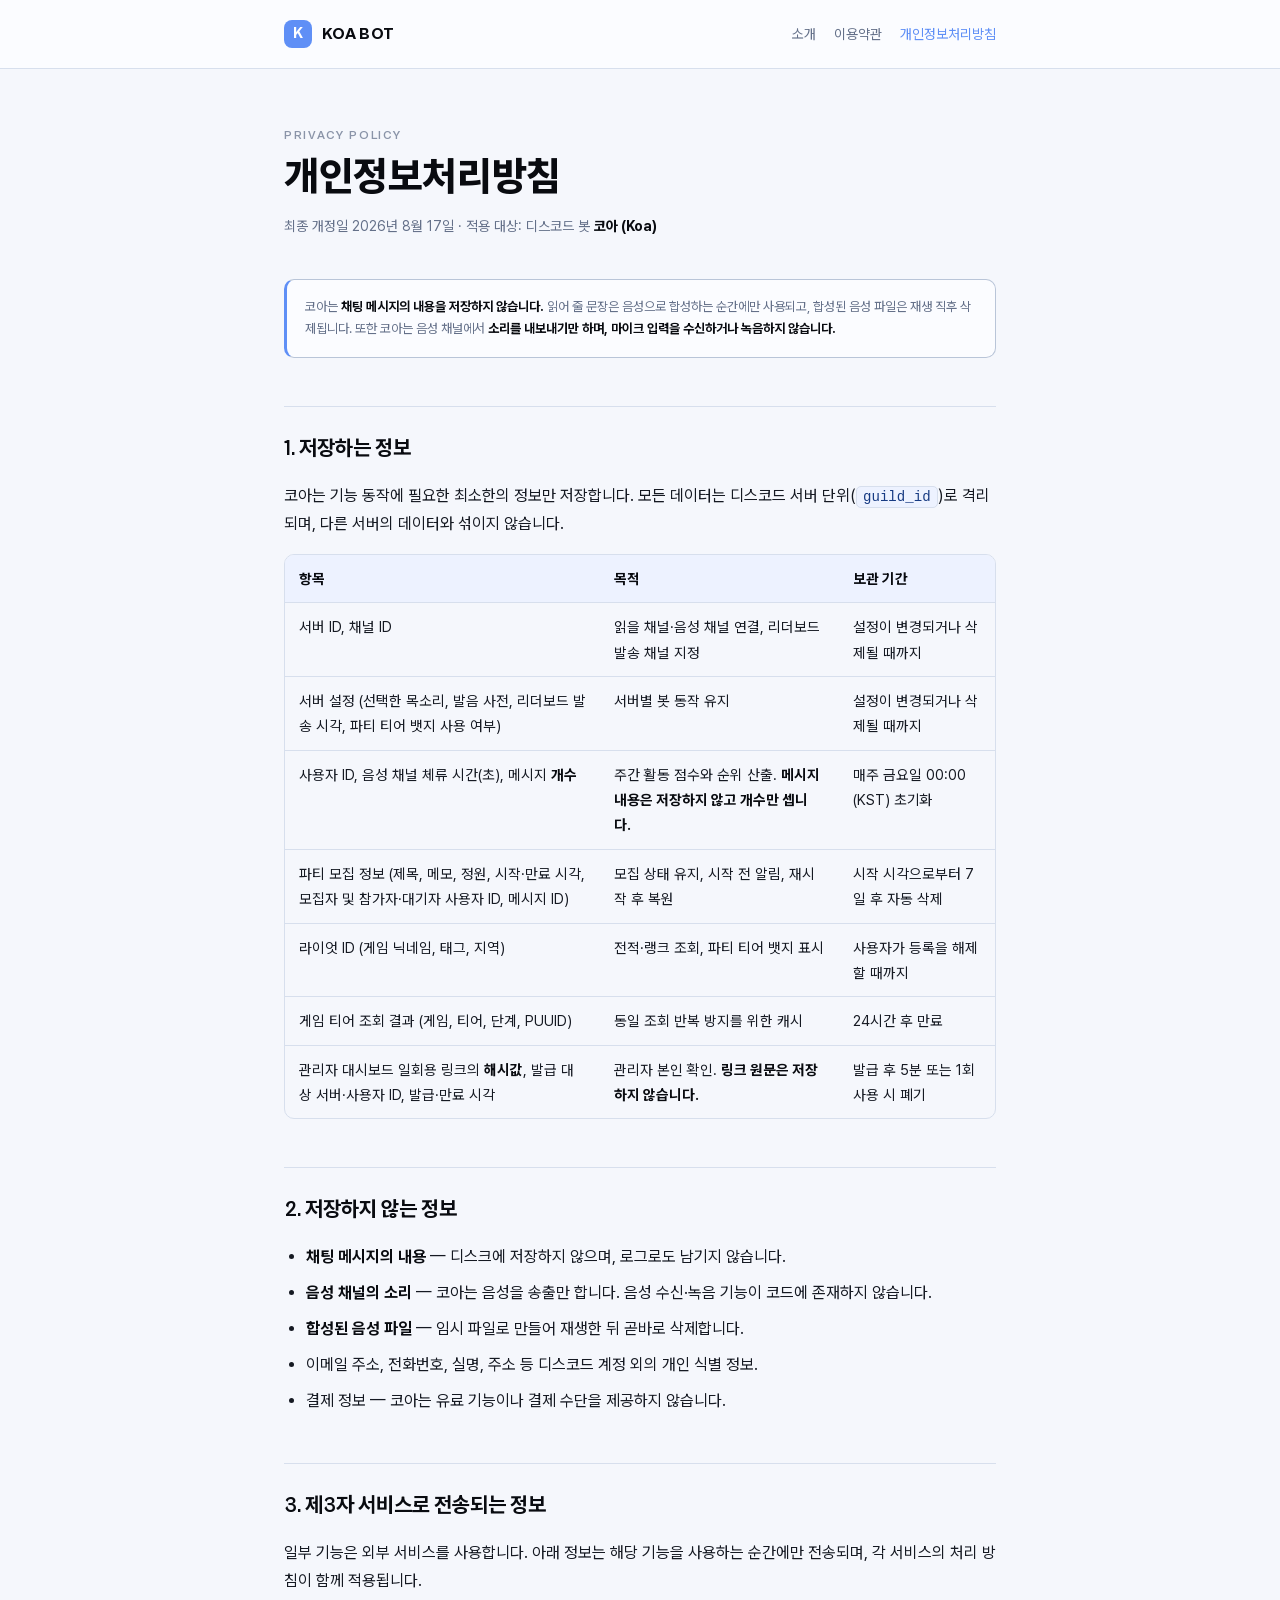
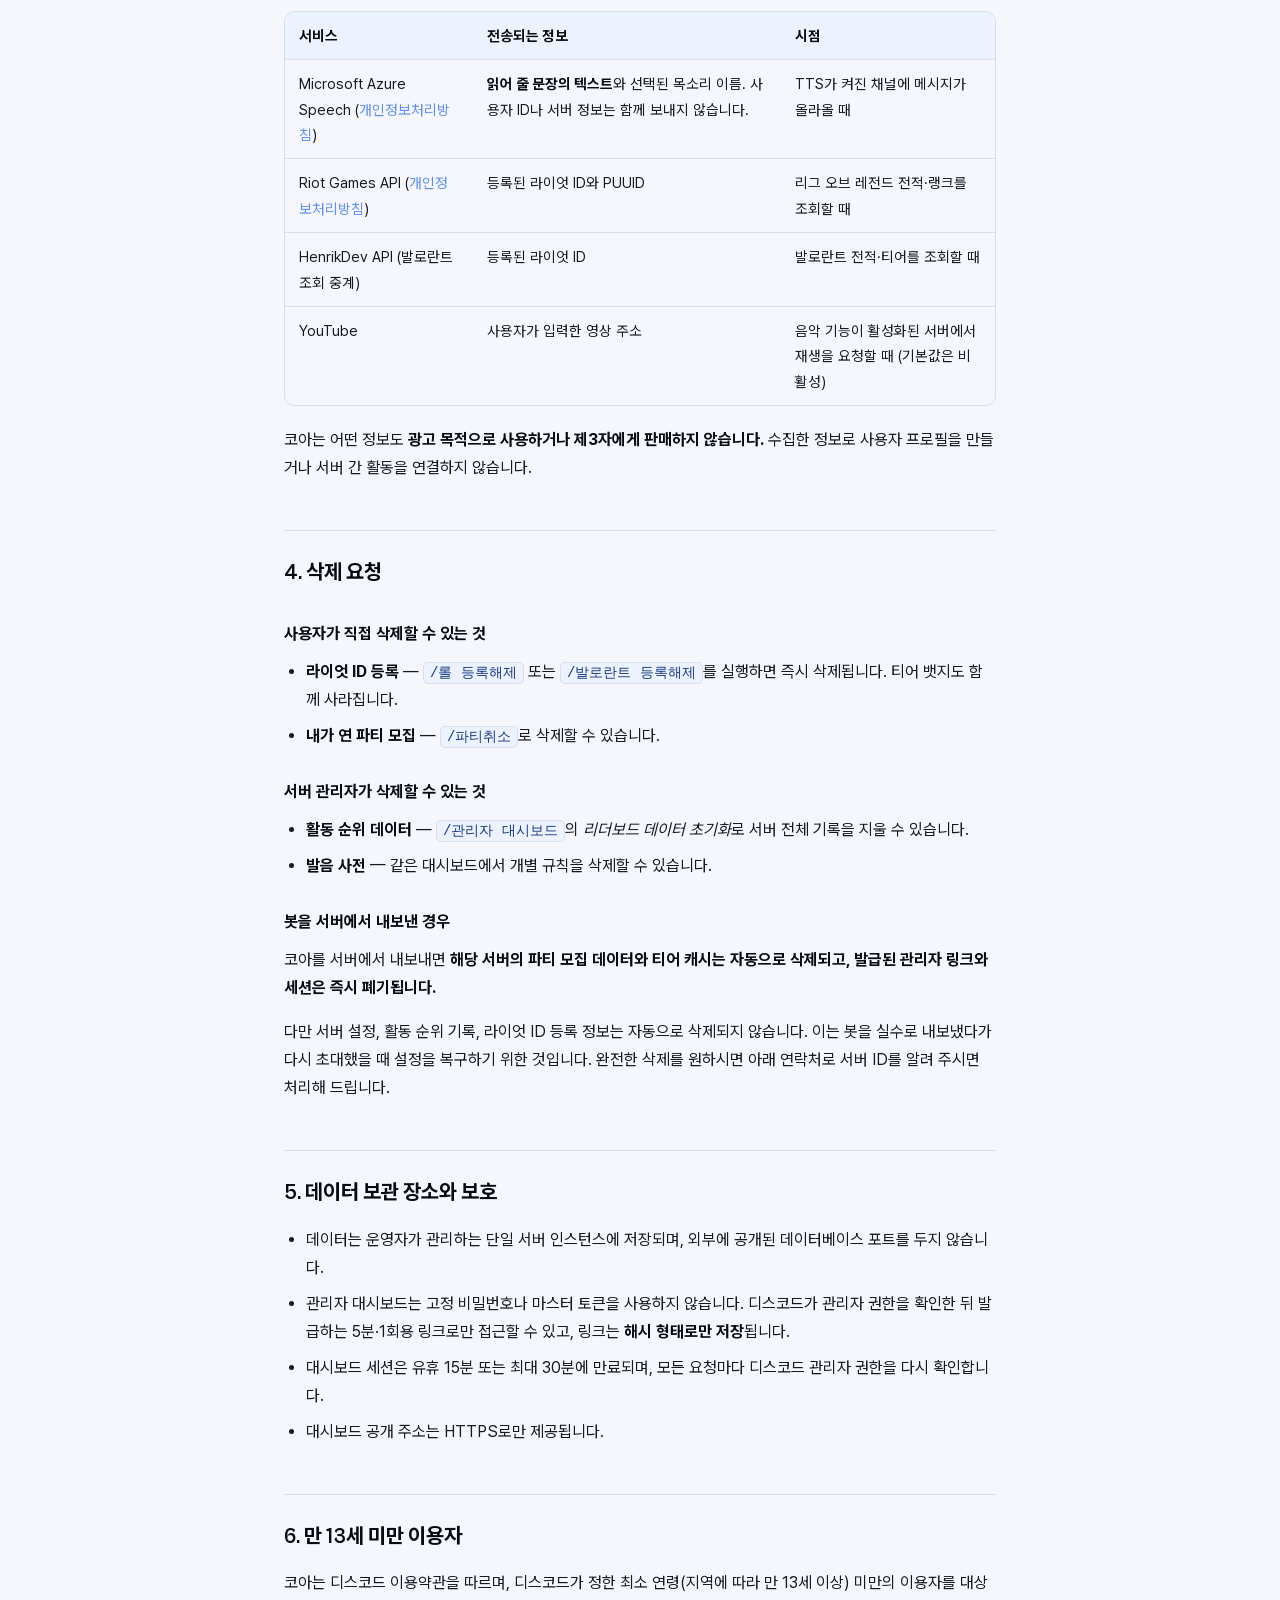
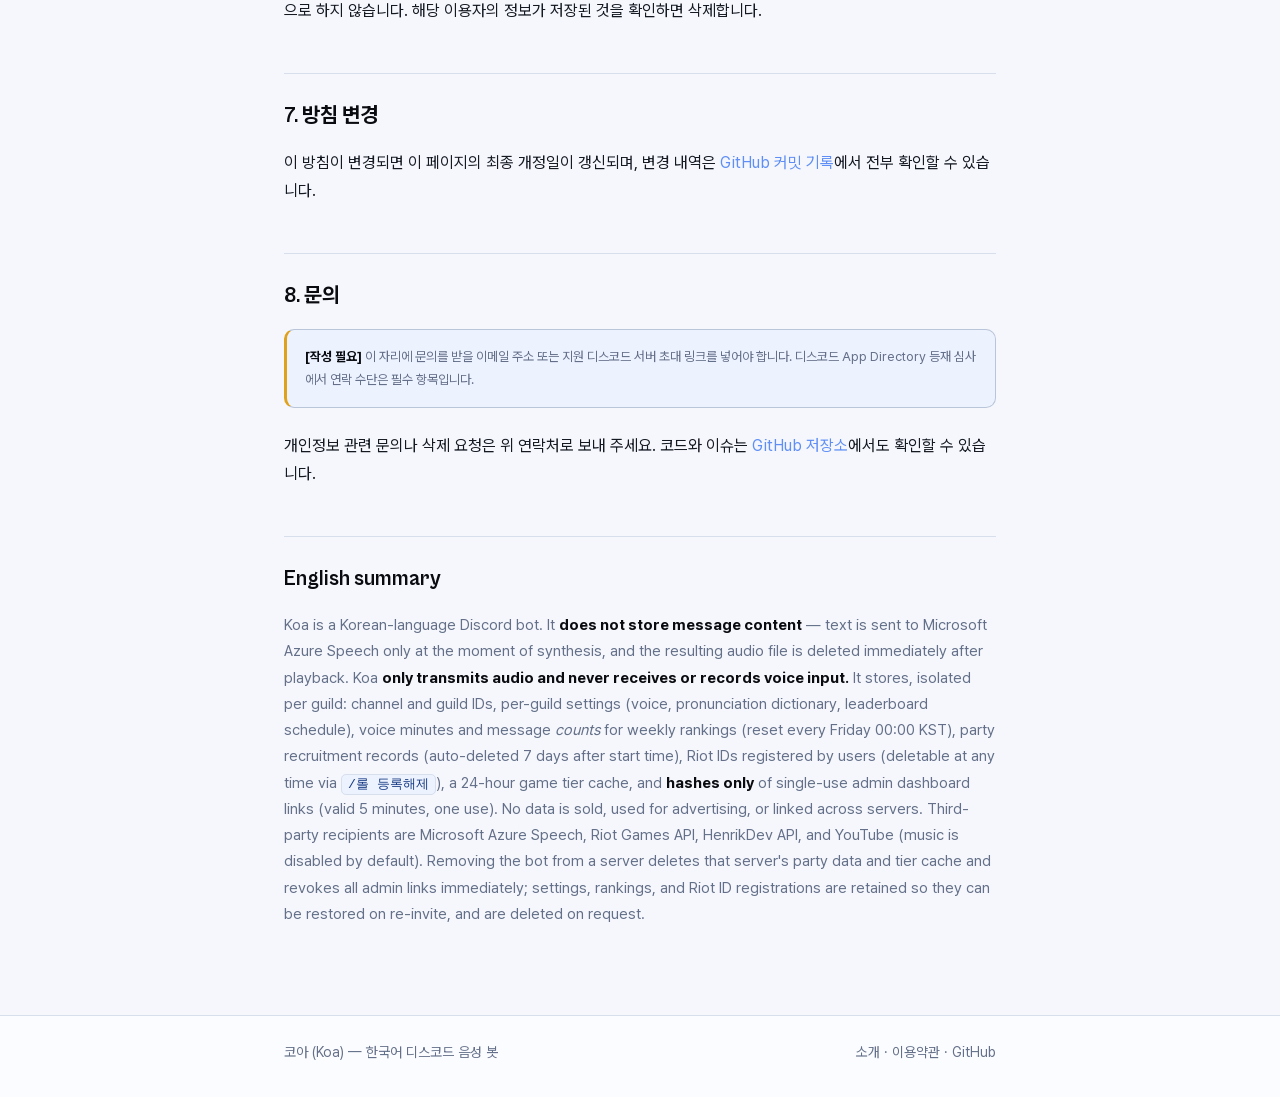
<file: site/privacy.html>
<!doctype html>
<html lang="ko">
  <head>
    <meta charset="utf-8" />
    <meta name="viewport" content="width=device-width, initial-scale=1" />
    <title>개인정보처리방침 | 코아 (Koa Bot)</title>
    <meta
      name="description"
      content="디스코드 봇 코아(Koa)가 수집·저장·전송하는 정보와 보관 기간, 삭제 방법을 정리한 개인정보처리방침"
    />
    <link rel="stylesheet" href="./styles.css" />
    <link rel="stylesheet" href="./legal.css" />
  </head>
  <body>
    <header class="legal-header">
      <div class="legal-header__inner">
        <a class="legal-brand" href="./index.html">
          <span class="legal-brand__mark">K</span>
          KOA BOT
        </a>
        <nav class="legal-nav">
          <a href="./index.html">소개</a>
          <a href="./terms.html">이용약관</a>
          <a href="./privacy.html" aria-current="page">개인정보처리방침</a>
        </nav>
      </div>
    </header>

    <main class="legal-main">
      <p class="legal-eyebrow">Privacy Policy</p>
      <h1>개인정보처리방침</h1>
      <p class="legal-meta">
        최종 개정일 2026년 8월 17일 · 적용 대상: 디스코드 봇 <strong>코아 (Koa)</strong>
      </p>

      <div class="callout">
        <p>
          코아는 <strong>채팅 메시지의 내용을 저장하지 않습니다.</strong> 읽어 줄 문장은 음성으로
          합성하는 순간에만 사용되고, 합성된 음성 파일은 재생 직후 삭제됩니다. 또한 코아는 음성
          채널에서 <strong>소리를 내보내기만 하며, 마이크 입력을 수신하거나 녹음하지 않습니다.</strong>
        </p>
      </div>

      <h2>1. 저장하는 정보</h2>
      <p>
        코아는 기능 동작에 필요한 최소한의 정보만 저장합니다. 모든 데이터는 디스코드 서버
        단위(<code>guild_id</code>)로 격리되며, 다른 서버의 데이터와 섞이지 않습니다.
      </p>

      <div class="legal-table-wrap">
        <table>
          <thead>
            <tr>
              <th>항목</th>
              <th>목적</th>
              <th>보관 기간</th>
            </tr>
          </thead>
          <tbody>
            <tr>
              <td>서버 ID, 채널 ID</td>
              <td>읽을 채널·음성 채널 연결, 리더보드 발송 채널 지정</td>
              <td>설정이 변경되거나 삭제될 때까지</td>
            </tr>
            <tr>
              <td>서버 설정 (선택한 목소리, 발음 사전, 리더보드 발송 시각, 파티 티어 뱃지 사용 여부)</td>
              <td>서버별 봇 동작 유지</td>
              <td>설정이 변경되거나 삭제될 때까지</td>
            </tr>
            <tr>
              <td>사용자 ID, 음성 채널 체류 시간(초), 메시지 <strong>개수</strong></td>
              <td>주간 활동 점수와 순위 산출. <strong>메시지 내용은 저장하지 않고 개수만 셉니다.</strong></td>
              <td>매주 금요일 00:00 (KST) 초기화</td>
            </tr>
            <tr>
              <td>파티 모집 정보 (제목, 메모, 정원, 시작·만료 시각, 모집자 및 참가자·대기자 사용자 ID, 메시지 ID)</td>
              <td>모집 상태 유지, 시작 전 알림, 재시작 후 복원</td>
              <td>시작 시각으로부터 7일 후 자동 삭제</td>
            </tr>
            <tr>
              <td>라이엇 ID (게임 닉네임, 태그, 지역)</td>
              <td>전적·랭크 조회, 파티 티어 뱃지 표시</td>
              <td>사용자가 등록을 해제할 때까지</td>
            </tr>
            <tr>
              <td>게임 티어 조회 결과 (게임, 티어, 단계, PUUID)</td>
              <td>동일 조회 반복 방지를 위한 캐시</td>
              <td>24시간 후 만료</td>
            </tr>
            <tr>
              <td>관리자 대시보드 일회용 링크의 <strong>해시값</strong>, 발급 대상 서버·사용자 ID, 발급·만료 시각</td>
              <td>관리자 본인 확인. <strong>링크 원문은 저장하지 않습니다.</strong></td>
              <td>발급 후 5분 또는 1회 사용 시 폐기</td>
            </tr>
          </tbody>
        </table>
      </div>

      <h2>2. 저장하지 않는 정보</h2>
      <ul>
        <li><strong>채팅 메시지의 내용</strong> — 디스크에 저장하지 않으며, 로그로도 남기지 않습니다.</li>
        <li>
          <strong>음성 채널의 소리</strong> — 코아는 음성을 송출만 합니다. 음성 수신·녹음 기능이
          코드에 존재하지 않습니다.
        </li>
        <li>
          <strong>합성된 음성 파일</strong> — 임시 파일로 만들어 재생한 뒤 곧바로 삭제합니다.
        </li>
        <li>이메일 주소, 전화번호, 실명, 주소 등 디스코드 계정 외의 개인 식별 정보.</li>
        <li>결제 정보 — 코아는 유료 기능이나 결제 수단을 제공하지 않습니다.</li>
      </ul>

      <h2>3. 제3자 서비스로 전송되는 정보</h2>
      <p>
        일부 기능은 외부 서비스를 사용합니다. 아래 정보는 해당 기능을 사용하는 순간에만 전송되며,
        각 서비스의 처리 방침이 함께 적용됩니다.
      </p>

      <div class="legal-table-wrap">
        <table>
          <thead>
            <tr>
              <th>서비스</th>
              <th>전송되는 정보</th>
              <th>시점</th>
            </tr>
          </thead>
          <tbody>
            <tr>
              <td>
                Microsoft Azure Speech
                (<a href="https://privacy.microsoft.com/privacystatement" target="_blank" rel="noreferrer">개인정보처리방침</a>)
              </td>
              <td>
                <strong>읽어 줄 문장의 텍스트</strong>와 선택된 목소리 이름. 사용자 ID나 서버 정보는
                함께 보내지 않습니다.
              </td>
              <td>TTS가 켜진 채널에 메시지가 올라올 때</td>
            </tr>
            <tr>
              <td>
                Riot Games API
                (<a href="https://www.riotgames.com/en/privacy-notice" target="_blank" rel="noreferrer">개인정보처리방침</a>)
              </td>
              <td>등록된 라이엇 ID와 PUUID</td>
              <td>리그 오브 레전드 전적·랭크를 조회할 때</td>
            </tr>
            <tr>
              <td>HenrikDev API (발로란트 조회 중계)</td>
              <td>등록된 라이엇 ID</td>
              <td>발로란트 전적·티어를 조회할 때</td>
            </tr>
            <tr>
              <td>YouTube</td>
              <td>사용자가 입력한 영상 주소</td>
              <td>음악 기능이 활성화된 서버에서 재생을 요청할 때 (기본값은 비활성)</td>
            </tr>
          </tbody>
        </table>
      </div>

      <p>
        코아는 어떤 정보도 <strong>광고 목적으로 사용하거나 제3자에게 판매하지 않습니다.</strong>
        수집한 정보로 사용자 프로필을 만들거나 서버 간 활동을 연결하지 않습니다.
      </p>

      <h2>4. 삭제 요청</h2>
      <h3>사용자가 직접 삭제할 수 있는 것</h3>
      <ul>
        <li>
          <strong>라이엇 ID 등록</strong> — <code>/롤 등록해제</code> 또는
          <code>/발로란트 등록해제</code>를 실행하면 즉시 삭제됩니다. 티어 뱃지도 함께 사라집니다.
        </li>
        <li>
          <strong>내가 연 파티 모집</strong> — <code>/파티취소</code>로 삭제할 수 있습니다.
        </li>
      </ul>

      <h3>서버 관리자가 삭제할 수 있는 것</h3>
      <ul>
        <li>
          <strong>활동 순위 데이터</strong> — <code>/관리자 대시보드</code>의
          <em>리더보드 데이터 초기화</em>로 서버 전체 기록을 지울 수 있습니다.
        </li>
        <li><strong>발음 사전</strong> — 같은 대시보드에서 개별 규칙을 삭제할 수 있습니다.</li>
      </ul>

      <h3>봇을 서버에서 내보낸 경우</h3>
      <p>
        코아를 서버에서 내보내면 <strong>해당 서버의 파티 모집 데이터와 티어 캐시는 자동으로
        삭제되고, 발급된 관리자 링크와 세션은 즉시 폐기됩니다.</strong>
      </p>
      <p>
        다만 서버 설정, 활동 순위 기록, 라이엇 ID 등록 정보는 자동으로 삭제되지 않습니다. 이는 봇을
        실수로 내보냈다가 다시 초대했을 때 설정을 복구하기 위한 것입니다. 완전한 삭제를 원하시면
        아래 연락처로 서버 ID를 알려 주시면 처리해 드립니다.
      </p>

      <h2>5. 데이터 보관 장소와 보호</h2>
      <ul>
        <li>
          데이터는 운영자가 관리하는 단일 서버 인스턴스에 저장되며, 외부에 공개된 데이터베이스
          포트를 두지 않습니다.
        </li>
        <li>
          관리자 대시보드는 고정 비밀번호나 마스터 토큰을 사용하지 않습니다. 디스코드가 관리자
          권한을 확인한 뒤 발급하는 5분·1회용 링크로만 접근할 수 있고, 링크는 <strong>해시 형태로만
          저장</strong>됩니다.
        </li>
        <li>
          대시보드 세션은 유휴 15분 또는 최대 30분에 만료되며, 모든 요청마다 디스코드 관리자 권한을
          다시 확인합니다.
        </li>
        <li>대시보드 공개 주소는 HTTPS로만 제공됩니다.</li>
      </ul>

      <h2>6. 만 13세 미만 이용자</h2>
      <p>
        코아는 디스코드 이용약관을 따르며, 디스코드가 정한 최소 연령(지역에 따라 만 13세 이상) 미만의
        이용자를 대상으로 하지 않습니다. 해당 이용자의 정보가 저장된 것을 확인하면 삭제합니다.
      </p>

      <h2>7. 방침 변경</h2>
      <p>
        이 방침이 변경되면 이 페이지의 최종 개정일이 갱신되며, 변경 내역은
        <a href="https://github.com/enderpawar/Koa-Discord_bot/commits/main/site/privacy.html" target="_blank" rel="noreferrer">GitHub 커밋 기록</a>에서
        전부 확인할 수 있습니다.
      </p>

      <h2>8. 문의</h2>
      <div class="callout callout--action">
        <p>
          <strong>[작성 필요]</strong> 이 자리에 문의를 받을 이메일 주소 또는 지원 디스코드 서버
          초대 링크를 넣어야 합니다. 디스코드 App Directory 등재 심사에서 연락 수단은 필수
          항목입니다.
        </p>
      </div>
      <p>
        개인정보 관련 문의나 삭제 요청은 위 연락처로 보내 주세요. 코드와 이슈는
        <a href="https://github.com/enderpawar/Koa-Discord_bot" target="_blank" rel="noreferrer">GitHub 저장소</a>에서도
        확인할 수 있습니다.
      </p>

      <h2>English summary</h2>
      <p class="legal-en">
        Koa is a Korean-language Discord bot. It <strong>does not store message content</strong> —
        text is sent to Microsoft Azure Speech only at the moment of synthesis, and the resulting
        audio file is deleted immediately after playback. Koa <strong>only transmits audio and never
        receives or records voice input.</strong> It stores, isolated per guild: channel and guild
        IDs, per-guild settings (voice, pronunciation dictionary, leaderboard schedule), voice
        minutes and message <em>counts</em> for weekly rankings (reset every Friday 00:00 KST), party
        recruitment records (auto-deleted 7 days after start time), Riot IDs registered by users
        (deletable at any time via <code>/롤 등록해제</code>), a 24-hour game tier cache, and
        <strong>hashes only</strong> of single-use admin dashboard links (valid 5 minutes, one use).
        No data is sold, used for advertising, or linked across servers. Third-party recipients are
        Microsoft Azure Speech, Riot Games API, HenrikDev API, and YouTube (music is disabled by
        default). Removing the bot from a server deletes that server's party data and tier cache and
        revokes all admin links immediately; settings, rankings, and Riot ID registrations are
        retained so they can be restored on re-invite, and are deleted on request.
      </p>
    </main>

    <footer class="legal-footer">
      <div class="legal-footer__inner">
        <span>코아 (Koa) — 한국어 디스코드 음성 봇</span>
        <span>
          <a href="./index.html">소개</a> ·
          <a href="./terms.html">이용약관</a> ·
          <a href="https://github.com/enderpawar/Koa-Discord_bot" target="_blank" rel="noreferrer">GitHub</a>
        </span>
      </div>
    </footer>
  </body>
</html>
</file>
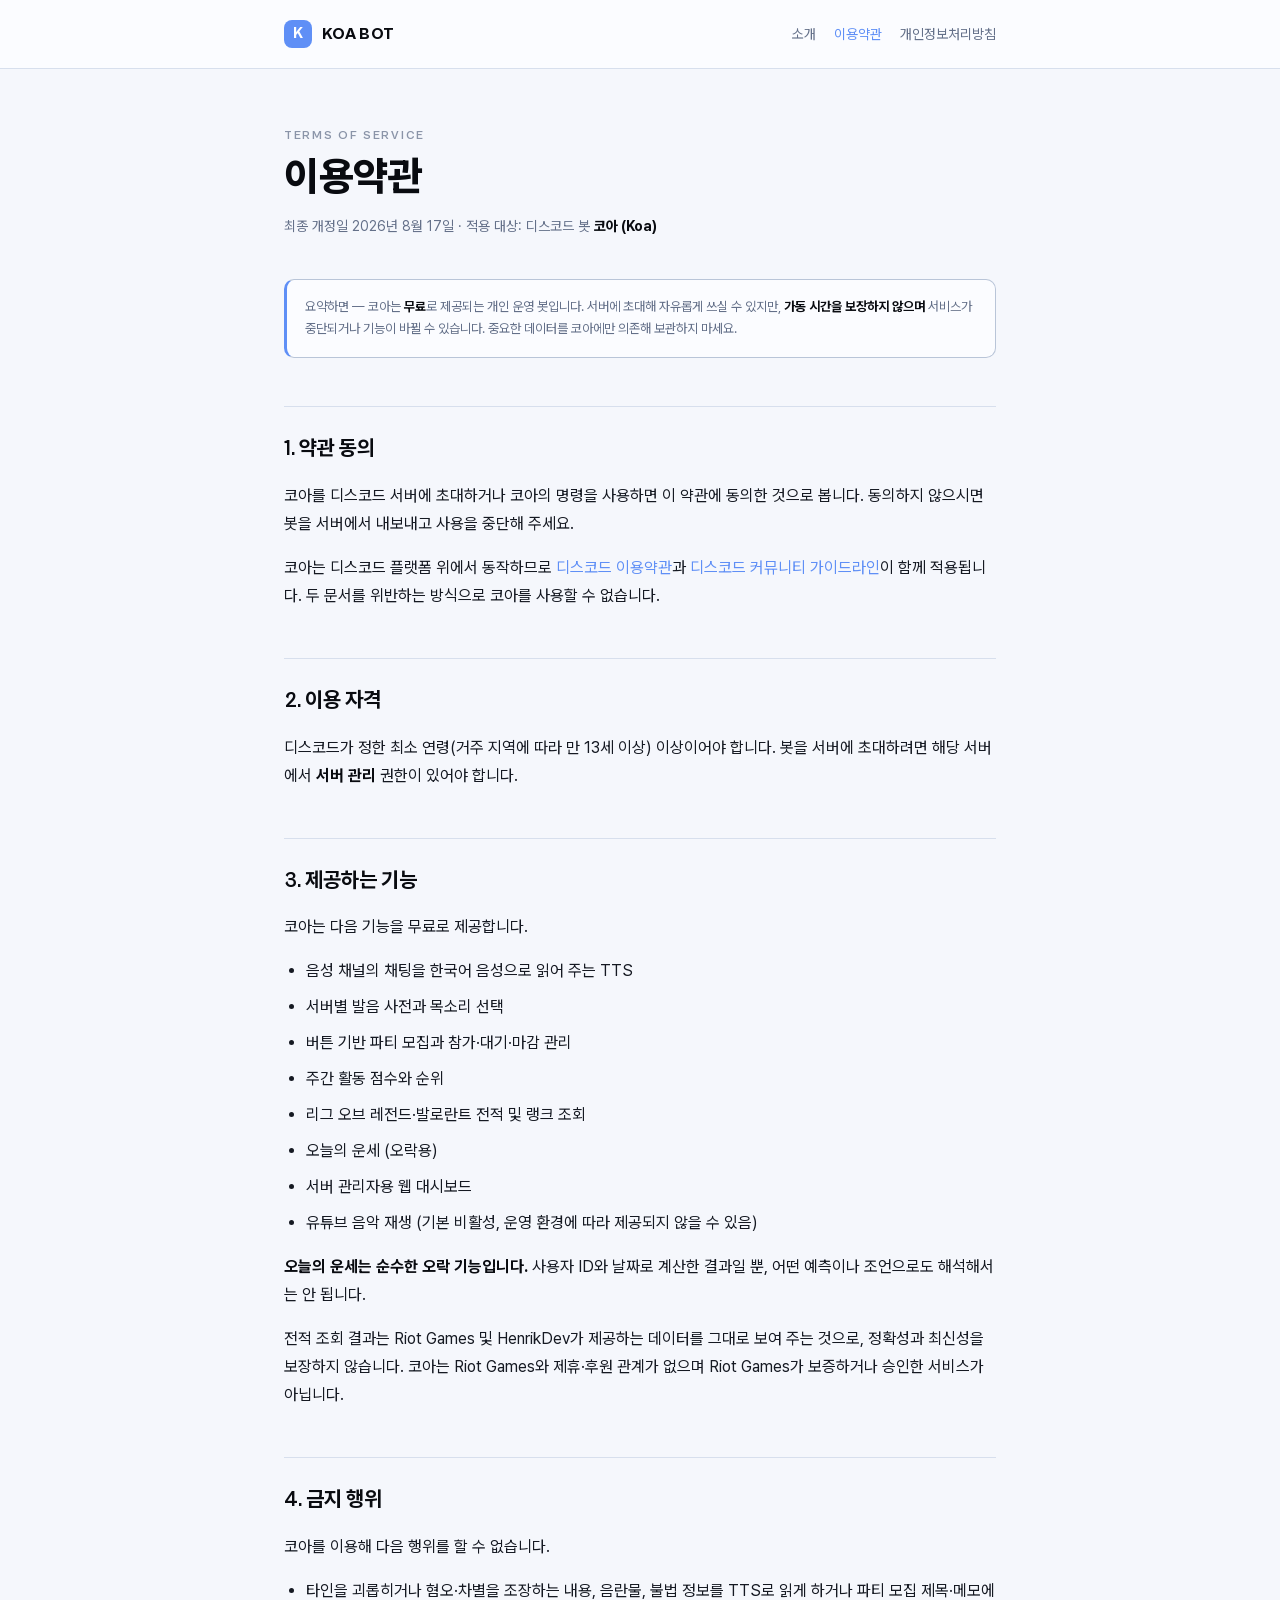
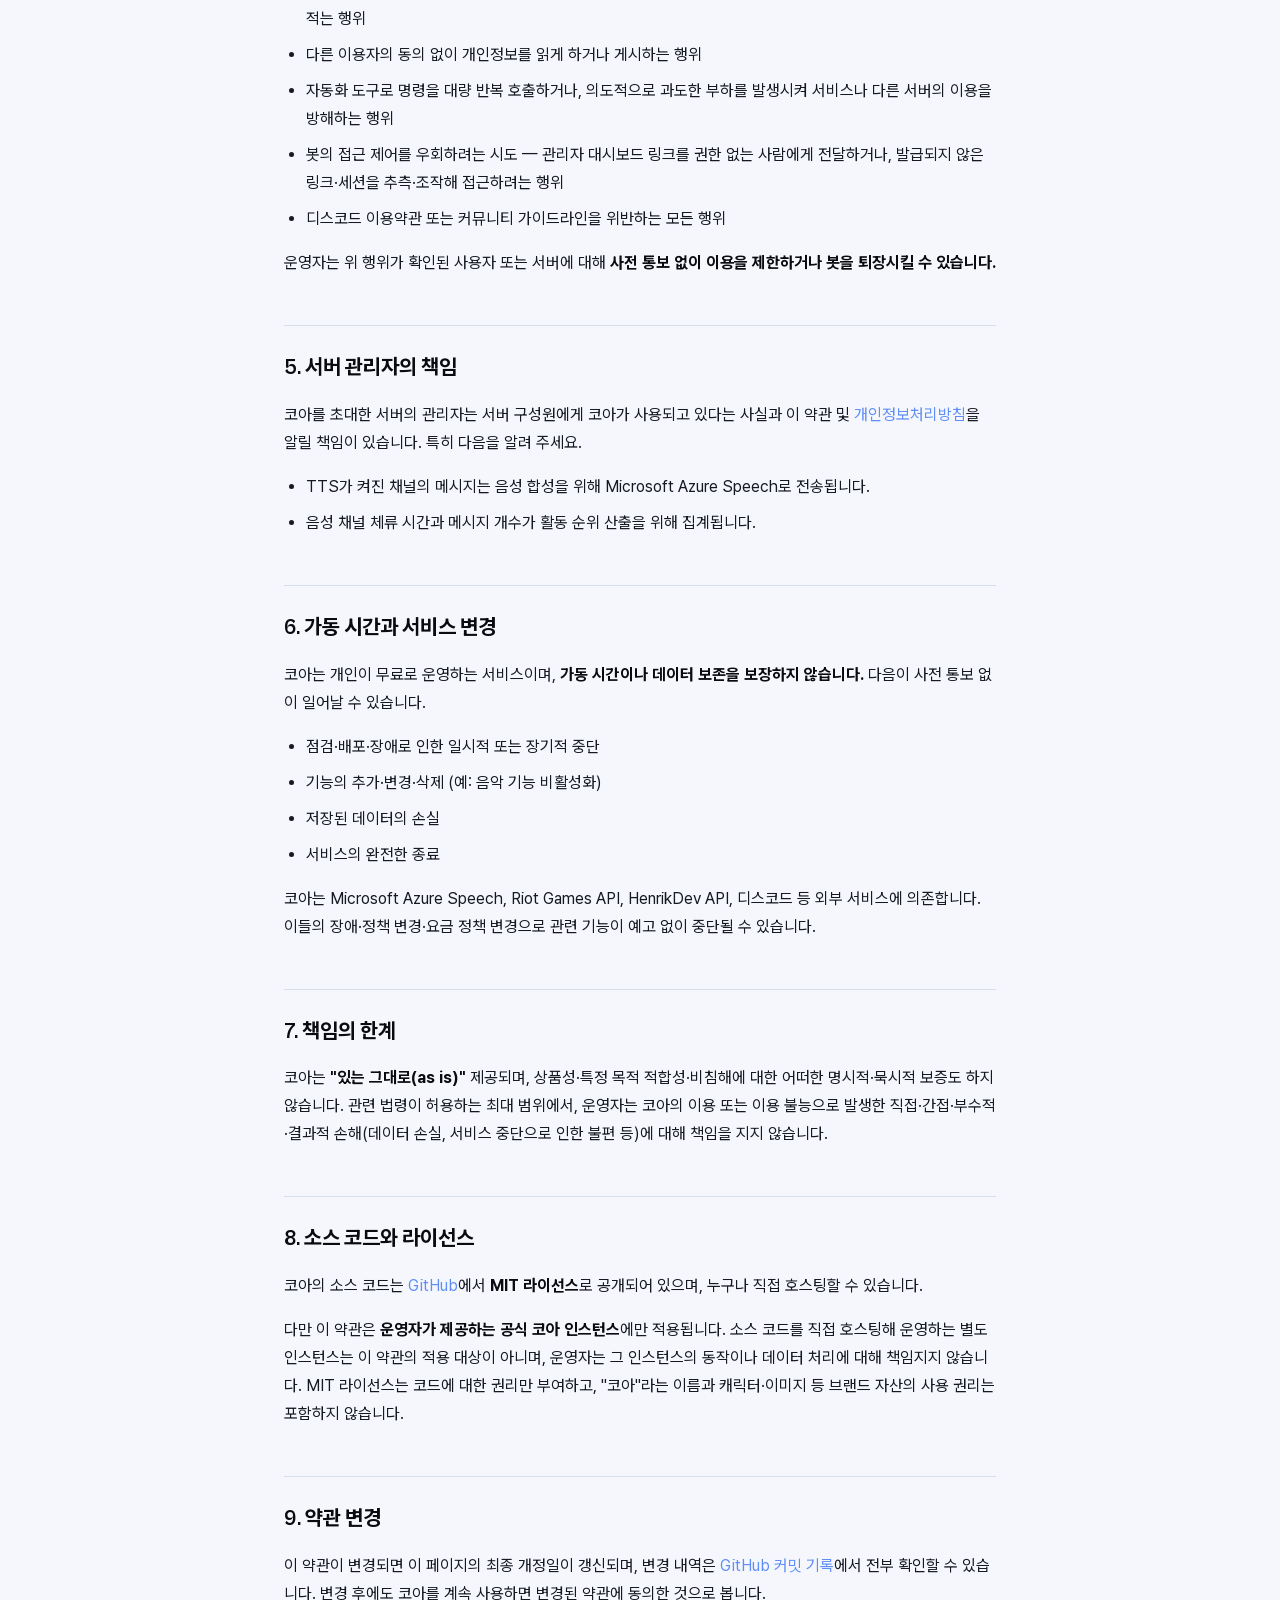
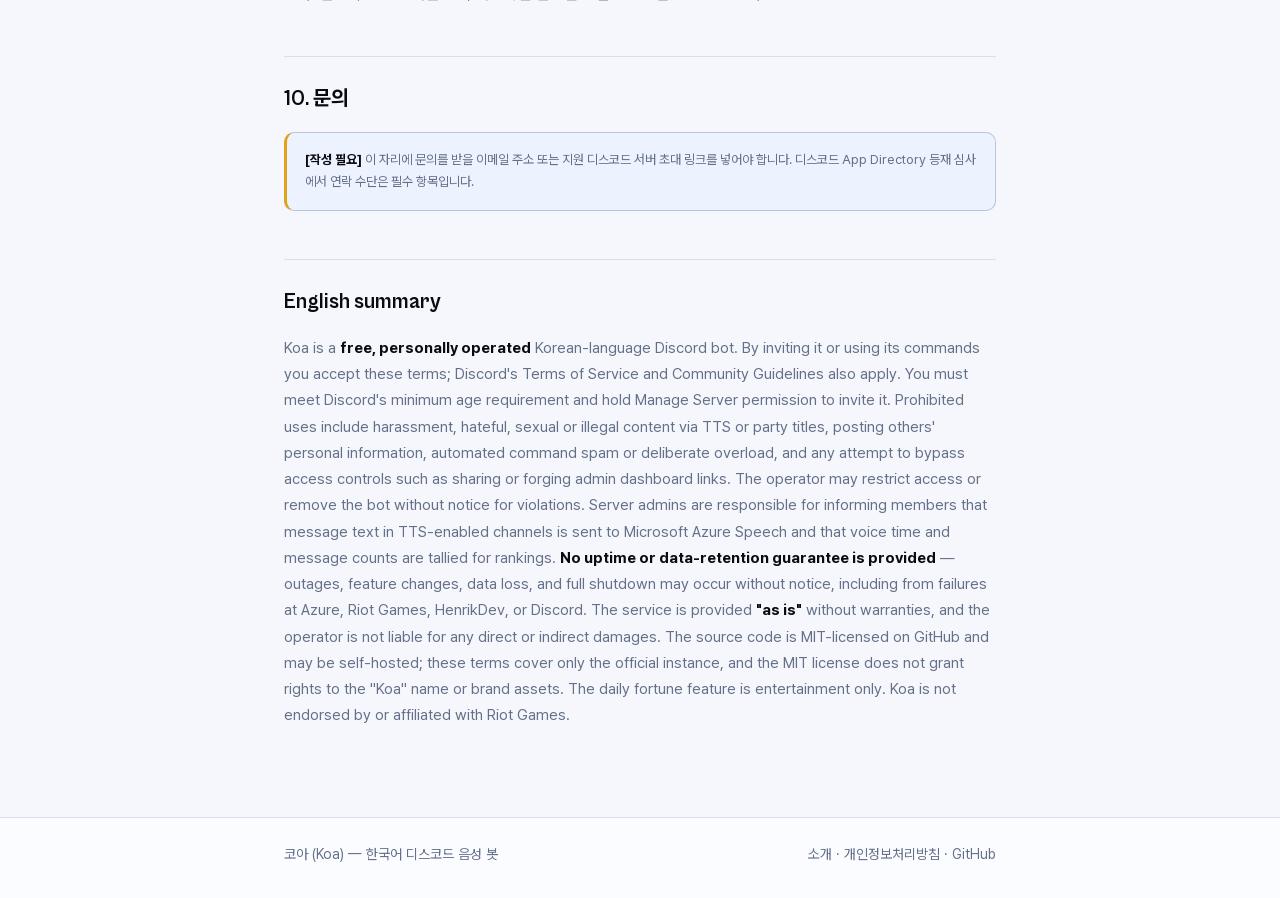
<file: site/terms.html>
<!doctype html>
<html lang="ko">
  <head>
    <meta charset="utf-8" />
    <meta name="viewport" content="width=device-width, initial-scale=1" />
    <title>이용약관 | 코아 (Koa Bot)</title>
    <meta
      name="description"
      content="디스코드 봇 코아(Koa)의 이용약관 — 이용 조건, 금지 행위, 서비스 제공 범위와 책임 한계"
    />
    <link rel="stylesheet" href="./styles.css" />
    <link rel="stylesheet" href="./legal.css" />
  </head>
  <body>
    <header class="legal-header">
      <div class="legal-header__inner">
        <a class="legal-brand" href="./index.html">
          <span class="legal-brand__mark">K</span>
          KOA BOT
        </a>
        <nav class="legal-nav">
          <a href="./index.html">소개</a>
          <a href="./terms.html" aria-current="page">이용약관</a>
          <a href="./privacy.html">개인정보처리방침</a>
        </nav>
      </div>
    </header>

    <main class="legal-main">
      <p class="legal-eyebrow">Terms of Service</p>
      <h1>이용약관</h1>
      <p class="legal-meta">
        최종 개정일 2026년 8월 17일 · 적용 대상: 디스코드 봇 <strong>코아 (Koa)</strong>
      </p>

      <div class="callout">
        <p>
          요약하면 — 코아는 <strong>무료</strong>로 제공되는 개인 운영 봇입니다. 서버에 초대해
          자유롭게 쓰실 수 있지만, <strong>가동 시간을 보장하지 않으며</strong> 서비스가 중단되거나
          기능이 바뀔 수 있습니다. 중요한 데이터를 코아에만 의존해 보관하지 마세요.
        </p>
      </div>

      <h2>1. 약관 동의</h2>
      <p>
        코아를 디스코드 서버에 초대하거나 코아의 명령을 사용하면 이 약관에 동의한 것으로 봅니다.
        동의하지 않으시면 봇을 서버에서 내보내고 사용을 중단해 주세요.
      </p>
      <p>
        코아는 디스코드 플랫폼 위에서 동작하므로
        <a href="https://discord.com/terms" target="_blank" rel="noreferrer">디스코드 이용약관</a>과
        <a href="https://discord.com/guidelines" target="_blank" rel="noreferrer">디스코드 커뮤니티 가이드라인</a>이
        함께 적용됩니다. 두 문서를 위반하는 방식으로 코아를 사용할 수 없습니다.
      </p>

      <h2>2. 이용 자격</h2>
      <p>
        디스코드가 정한 최소 연령(거주 지역에 따라 만 13세 이상) 이상이어야 합니다. 봇을 서버에
        초대하려면 해당 서버에서 <strong>서버 관리</strong> 권한이 있어야 합니다.
      </p>

      <h2>3. 제공하는 기능</h2>
      <p>코아는 다음 기능을 무료로 제공합니다.</p>
      <ul>
        <li>음성 채널의 채팅을 한국어 음성으로 읽어 주는 TTS</li>
        <li>서버별 발음 사전과 목소리 선택</li>
        <li>버튼 기반 파티 모집과 참가·대기·마감 관리</li>
        <li>주간 활동 점수와 순위</li>
        <li>리그 오브 레전드·발로란트 전적 및 랭크 조회</li>
        <li>오늘의 운세 (오락용)</li>
        <li>서버 관리자용 웹 대시보드</li>
        <li>유튜브 음악 재생 (기본 비활성, 운영 환경에 따라 제공되지 않을 수 있음)</li>
      </ul>
      <p>
        <strong>오늘의 운세는 순수한 오락 기능입니다.</strong> 사용자 ID와 날짜로 계산한 결과일 뿐,
        어떤 예측이나 조언으로도 해석해서는 안 됩니다.
      </p>
      <p>
        전적 조회 결과는 Riot Games 및 HenrikDev가 제공하는 데이터를 그대로 보여 주는 것으로,
        정확성과 최신성을 보장하지 않습니다. 코아는 Riot Games와 제휴·후원 관계가 없으며 Riot
        Games가 보증하거나 승인한 서비스가 아닙니다.
      </p>

      <h2>4. 금지 행위</h2>
      <p>코아를 이용해 다음 행위를 할 수 없습니다.</p>
      <ul>
        <li>
          타인을 괴롭히거나 혐오·차별을 조장하는 내용, 음란물, 불법 정보를 TTS로 읽게 하거나 파티
          모집 제목·메모에 적는 행위
        </li>
        <li>
          다른 이용자의 동의 없이 개인정보를 읽게 하거나 게시하는 행위
        </li>
        <li>
          자동화 도구로 명령을 대량 반복 호출하거나, 의도적으로 과도한 부하를 발생시켜 서비스나 다른
          서버의 이용을 방해하는 행위
        </li>
        <li>
          봇의 접근 제어를 우회하려는 시도 — 관리자 대시보드 링크를 권한 없는 사람에게 전달하거나,
          발급되지 않은 링크·세션을 추측·조작해 접근하려는 행위
        </li>
        <li>디스코드 이용약관 또는 커뮤니티 가이드라인을 위반하는 모든 행위</li>
      </ul>
      <p>
        운영자는 위 행위가 확인된 사용자 또는 서버에 대해
        <strong>사전 통보 없이 이용을 제한하거나 봇을 퇴장시킬 수 있습니다.</strong>
      </p>

      <h2>5. 서버 관리자의 책임</h2>
      <p>
        코아를 초대한 서버의 관리자는 서버 구성원에게 코아가 사용되고 있다는 사실과 이 약관 및
        <a href="./privacy.html">개인정보처리방침</a>을 알릴 책임이 있습니다. 특히 다음을 알려 주세요.
      </p>
      <ul>
        <li>TTS가 켜진 채널의 메시지는 음성 합성을 위해 Microsoft Azure Speech로 전송됩니다.</li>
        <li>음성 채널 체류 시간과 메시지 개수가 활동 순위 산출을 위해 집계됩니다.</li>
      </ul>

      <h2>6. 가동 시간과 서비스 변경</h2>
      <p>
        코아는 개인이 무료로 운영하는 서비스이며, <strong>가동 시간이나 데이터 보존을 보장하지
        않습니다.</strong> 다음이 사전 통보 없이 일어날 수 있습니다.
      </p>
      <ul>
        <li>점검·배포·장애로 인한 일시적 또는 장기적 중단</li>
        <li>기능의 추가·변경·삭제 (예: 음악 기능 비활성화)</li>
        <li>저장된 데이터의 손실</li>
        <li>서비스의 완전한 종료</li>
      </ul>
      <p>
        코아는 Microsoft Azure Speech, Riot Games API, HenrikDev API, 디스코드 등 외부 서비스에
        의존합니다. 이들의 장애·정책 변경·요금 정책 변경으로 관련 기능이 예고 없이 중단될 수
        있습니다.
      </p>

      <h2>7. 책임의 한계</h2>
      <p>
        코아는 <strong>"있는 그대로(as is)"</strong> 제공되며, 상품성·특정 목적 적합성·비침해에 대한
        어떠한 명시적·묵시적 보증도 하지 않습니다. 관련 법령이 허용하는 최대 범위에서, 운영자는 코아의
        이용 또는 이용 불능으로 발생한 직접·간접·부수적·결과적 손해(데이터 손실, 서비스 중단으로 인한
        불편 등)에 대해 책임을 지지 않습니다.
      </p>

      <h2>8. 소스 코드와 라이선스</h2>
      <p>
        코아의 소스 코드는
        <a href="https://github.com/enderpawar/Koa-Discord_bot" target="_blank" rel="noreferrer">GitHub</a>에서
        <strong>MIT 라이선스</strong>로 공개되어 있으며, 누구나 직접 호스팅할 수 있습니다.
      </p>
      <p>
        다만 이 약관은 <strong>운영자가 제공하는 공식 코아 인스턴스</strong>에만 적용됩니다. 소스
        코드를 직접 호스팅해 운영하는 별도 인스턴스는 이 약관의 적용 대상이 아니며, 운영자는 그
        인스턴스의 동작이나 데이터 처리에 대해 책임지지 않습니다. MIT 라이선스는 코드에 대한 권리만
        부여하고, "코아"라는 이름과 캐릭터·이미지 등 브랜드 자산의 사용 권리는 포함하지 않습니다.
      </p>

      <h2>9. 약관 변경</h2>
      <p>
        이 약관이 변경되면 이 페이지의 최종 개정일이 갱신되며, 변경 내역은
        <a href="https://github.com/enderpawar/Koa-Discord_bot/commits/main/site/terms.html" target="_blank" rel="noreferrer">GitHub 커밋 기록</a>에서
        전부 확인할 수 있습니다. 변경 후에도 코아를 계속 사용하면 변경된 약관에 동의한 것으로 봅니다.
      </p>

      <h2>10. 문의</h2>
      <div class="callout callout--action">
        <p>
          <strong>[작성 필요]</strong> 이 자리에 문의를 받을 이메일 주소 또는 지원 디스코드 서버
          초대 링크를 넣어야 합니다. 디스코드 App Directory 등재 심사에서 연락 수단은 필수
          항목입니다.
        </p>
      </div>

      <h2>English summary</h2>
      <p class="legal-en">
        Koa is a <strong>free, personally operated</strong> Korean-language Discord bot. By inviting
        it or using its commands you accept these terms; Discord's Terms of Service and Community
        Guidelines also apply. You must meet Discord's minimum age requirement and hold Manage Server
        permission to invite it. Prohibited uses include harassment, hateful, sexual or illegal
        content via TTS or party titles, posting others' personal information, automated command
        spam or deliberate overload, and any attempt to bypass access controls such as sharing or
        forging admin dashboard links. The operator may restrict access or remove the bot without
        notice for violations. Server admins are responsible for informing members that message text
        in TTS-enabled channels is sent to Microsoft Azure Speech and that voice time and message
        counts are tallied for rankings. <strong>No uptime or data-retention guarantee is
        provided</strong> — outages, feature changes, data loss, and full shutdown may occur without
        notice, including from failures at Azure, Riot Games, HenrikDev, or Discord. The service is
        provided <strong>"as is"</strong> without warranties, and the operator is not liable for any
        direct or indirect damages. The source code is MIT-licensed on GitHub and may be self-hosted;
        these terms cover only the official instance, and the MIT license does not grant rights to
        the "Koa" name or brand assets. The daily fortune feature is entertainment only. Koa is not
        endorsed by or affiliated with Riot Games.
      </p>
    </main>

    <footer class="legal-footer">
      <div class="legal-footer__inner">
        <span>코아 (Koa) — 한국어 디스코드 음성 봇</span>
        <span>
          <a href="./index.html">소개</a> ·
          <a href="./privacy.html">개인정보처리방침</a> ·
          <a href="https://github.com/enderpawar/Koa-Discord_bot" target="_blank" rel="noreferrer">GitHub</a>
        </span>
      </div>
    </footer>
  </body>
</html>
</file>
<file: site/styles.css>
@font-face {
  font-family: "Cabinet Grotesk";
  src: url("./assets/fonts/cabinet-grotesk-400.woff2") format("woff2");
  font-display: swap;
  font-style: normal;
  font-weight: 400;
}

@font-face {
  font-family: "Cabinet Grotesk";
  src: url("./assets/fonts/cabinet-grotesk-700.woff2") format("woff2");
  font-display: swap;
  font-style: normal;
  font-weight: 700;
}

@font-face {
  font-family: "Cabinet Grotesk";
  src: url("./assets/fonts/cabinet-grotesk-800.woff2") format("woff2");
  font-display: swap;
  font-style: normal;
  font-weight: 800;
}

@font-face {
  font-family: "Pretendard Variable";
  src: url("./assets/fonts/pretendard-variable.woff2") format("woff2");
  font-display: swap;
  font-style: normal;
  font-weight: 100 900;
}

:root {
  color-scheme: light dark;
  --canvas: #f5f7fc;
  --surface: #fbfcff;
  --surface-soft: #edf2ff;
  --surface-strong: #e2eaff;
  --ink: #151922;
  --ink-strong: #090b10;
  --muted: #647089;
  --faint: #8a94a8;
  --line: #d7dfed;
  --line-strong: #b9c5d8;
  --accent: #5f8ff6;
  --accent-hover: #4779e5;
  --accent-soft: #e3ebff;
  --accent-ink: #173b83;
  --header: rgba(251, 252, 255, 0.9);
  --shadow: rgba(32, 61, 123, 0.1);
  --radius: 10px;
  --header-height: 68px;
  --display: "Cabinet Grotesk", "Pretendard Variable", Arial, sans-serif;
  --sans: "Pretendard Variable", "Cabinet Grotesk", Arial, sans-serif;
}

@media (prefers-color-scheme: dark) {
  :root {
    --canvas: #090b0f;
    --surface: #0e1117;
    --surface-soft: #121824;
    --surface-strong: #172238;
    --ink: #eef2fb;
    --ink-strong: #f8faff;
    --muted: #9ba6bb;
    --faint: #737e91;
    --line: #252c39;
    --line-strong: #384255;
    --accent: #78a6ff;
    --accent-hover: #94b8ff;
    --accent-soft: #111d34;
    --accent-ink: #b7ceff;
    --header: rgba(9, 11, 15, 0.9);
    --shadow: rgba(0, 0, 0, 0.28);
  }
}

* {
  box-sizing: border-box;
}

html {
  background: var(--canvas);
  scroll-behavior: auto;
  scroll-padding-top: calc(var(--header-height) + 28px);
}

body {
  min-width: 320px;
  margin: 0;
  overflow-x: hidden;
  background: var(--canvas);
  color: var(--ink);
  font-family: var(--sans);
  font-size: 15px;
  line-height: 1.75;
  text-rendering: optimizeLegibility;
}

body::before {
  position: fixed;
  inset: var(--header-height) 0 auto;
  z-index: -1;
  height: 220px;
  background: linear-gradient(180deg, color-mix(in srgb, var(--accent) 7%, transparent), transparent);
  content: "";
  pointer-events: none;
}

body.is-loading {
  overflow: hidden;
}

body.is-lightbox-open {
  overflow: hidden;
}

html:not(.js) body.is-loading {
  overflow: auto;
}

html:not(.js) .page-loader {
  display: none;
}

a {
  color: inherit;
  text-decoration: none;
}

button,
input {
  color: inherit;
  font: inherit;
}

button,
summary,
a {
  -webkit-tap-highlight-color: transparent;
}

button {
  border: 0;
}

img {
  display: block;
  max-width: 100%;
}

code,
kbd {
  font-family: "SFMono-Regular", Consolas, "Liberation Mono", monospace;
}

::selection {
  background: var(--accent);
  color: #081020;
}

:focus-visible {
  outline: 3px solid var(--accent);
  outline-offset: 3px;
}

[hidden] {
  display: none !important;
}

.skip-link {
  position: fixed;
  top: 10px;
  left: 10px;
  z-index: 140;
  padding: 10px 14px;
  border-radius: var(--radius);
  background: var(--ink-strong);
  color: var(--canvas);
  transform: translateY(-160%);
}

.skip-link:focus {
  transform: translateY(0);
}

.page-loader {
  position: fixed;
  inset: 0;
  z-index: 120;
  display: grid;
  background: #f5f7fc;
  color: #0b0d12;
  place-items: center;
}

.loader-mark {
  display: flex;
  align-items: center;
  gap: 12px;
  font-family: var(--display);
  font-size: clamp(82px, 16vw, 230px);
  font-weight: 800;
  letter-spacing: -0.09em;
  line-height: 0.7;
}

.loader-mark i {
  position: relative;
  width: 0.62em;
  height: 0.62em;
}

.loader-mark i::before,
.loader-mark i::after {
  position: absolute;
  top: 50%;
  left: 50%;
  width: 110%;
  height: 0.09em;
  background: #5f8ff6;
  content: "";
}

.loader-mark i::before {
  transform: translate(-50%, -50%) rotate(45deg);
}

.loader-mark i::after {
  transform: translate(-50%, -50%) rotate(-45deg);
}

.page-loader p {
  position: absolute;
  bottom: 44px;
  margin: 0;
  font-family: var(--display);
  font-size: 10px;
  font-weight: 700;
  letter-spacing: 0.18em;
}

.page-loader > b {
  position: absolute;
  right: 0;
  bottom: 0;
  left: 0;
  height: 6px;
  background: #5f8ff6;
  transform: scaleX(0);
  transform-origin: left;
}

.site-header {
  position: sticky;
  top: 0;
  z-index: 80;
  height: var(--header-height);
  border-bottom: 1px solid var(--line);
  background: var(--header);
  backdrop-filter: blur(18px);
  -webkit-backdrop-filter: blur(18px);
}

.header-inner {
  display: grid;
  width: min(100% - 40px, 1320px);
  height: 100%;
  margin-inline: auto;
  grid-template-columns: 230px 1fr auto;
  align-items: center;
  gap: 28px;
}

.brand,
.footer-brand {
  display: inline-flex;
  width: max-content;
  align-items: center;
  gap: 10px;
  font-family: var(--display);
  font-size: 13px;
  font-weight: 800;
  letter-spacing: 0.04em;
}

.brand-mark,
.footer-brand span {
  display: grid;
  width: 34px;
  height: 34px;
  border: 1px solid var(--ink-strong);
  border-radius: var(--radius);
  background: var(--ink-strong);
  color: var(--canvas);
  font-size: 19px;
  place-items: center;
}

.top-nav {
  display: flex;
  align-items: center;
  gap: 26px;
}

.top-nav a {
  color: var(--muted);
  font-size: 13px;
  font-weight: 650;
}

.top-nav a:hover,
.top-nav a:focus-visible {
  color: var(--ink-strong);
}

.header-actions {
  display: flex;
  align-items: center;
  gap: 10px;
}

.site-search {
  display: flex;
  width: 230px;
  height: 38px;
  padding-inline: 11px 8px;
  border: 1px solid var(--line);
  border-radius: var(--radius);
  background: var(--surface-soft);
  align-items: center;
  gap: 8px;
}

.site-search:focus-within {
  border-color: var(--accent);
  box-shadow: 0 0 0 3px color-mix(in srgb, var(--accent) 20%, transparent);
}

.site-search input {
  min-width: 0;
  flex: 1;
  border: 0;
  outline: 0;
  background: transparent;
  color: var(--ink);
  font-size: 13px;
}

.site-search input::placeholder {
  color: var(--muted);
  opacity: 1;
}

.site-search kbd {
  padding: 1px 5px;
  border: 1px solid var(--line-strong);
  border-radius: 4px;
  color: var(--faint);
  font-size: 9px;
  line-height: 1.6;
  white-space: nowrap;
}

.icon-link,
.mobile-menu-button {
  display: grid;
  width: 38px;
  height: 38px;
  border: 1px solid var(--line);
  border-radius: var(--radius);
  background: var(--surface);
  font-size: 20px;
  place-items: center;
}

.icon-link:hover,
.mobile-menu-button:hover {
  border-color: var(--accent);
  color: var(--accent);
}

.mobile-menu-button {
  display: none;
  cursor: pointer;
}

.mobile-panel {
  position: fixed;
  top: var(--header-height);
  right: 0;
  left: 0;
  z-index: 75;
  padding: 12px 20px 18px;
  border-bottom: 1px solid var(--line);
  background: var(--surface);
  box-shadow: 0 20px 40px var(--shadow);
}

.mobile-panel nav {
  display: grid;
  max-width: 720px;
  margin-inline: auto;
  grid-template-columns: repeat(2, minmax(0, 1fr));
  gap: 4px;
}

.mobile-panel a {
  padding: 9px 10px;
  border-radius: var(--radius);
  color: var(--muted);
  font-size: 14px;
}

.mobile-panel a:hover {
  background: var(--accent-soft);
  color: var(--accent-ink);
}

.docs-layout {
  display: grid;
  width: min(100% - 40px, 1320px);
  min-height: calc(100dvh - var(--header-height));
  margin-inline: auto;
  grid-template-columns: 220px minmax(0, 780px) 180px;
  justify-content: space-between;
  gap: 44px;
}

.side-nav,
.page-toc {
  position: sticky;
  top: calc(var(--header-height) + 24px);
  align-self: start;
  height: calc(100dvh - var(--header-height) - 48px);
  padding-block: 6px 20px;
}

.side-nav {
  display: flex;
  flex-direction: column;
  justify-content: space-between;
}

.nav-group + .nav-group {
  margin-top: 25px;
}

.nav-group p,
.page-toc > p {
  margin: 0 0 8px;
  color: var(--ink-strong);
  font-size: 12px;
  font-weight: 800;
}

.nav-group a {
  display: flex;
  min-height: 36px;
  padding: 7px 10px;
  border-radius: var(--radius);
  color: var(--muted);
  font-size: 13px;
  font-weight: 550;
  align-items: center;
  gap: 9px;
}

.nav-group a i {
  width: 18px;
  font-size: 16px;
  text-align: center;
}

.nav-group a:hover,
.nav-group a.is-active {
  background: var(--accent-soft);
  color: var(--accent-ink);
}

.nav-group a.is-active {
  font-weight: 750;
}

.side-source {
  display: grid;
  padding: 12px;
  border: 1px solid var(--line);
  border-radius: var(--radius);
  background: var(--surface);
  grid-template-columns: auto 1fr auto;
  align-items: center;
  gap: 10px;
}

.side-source > i:first-child {
  color: var(--accent);
  font-size: 20px;
}

.side-source > i:last-child {
  color: var(--muted);
  font-size: 14px;
}

.side-source span {
  display: grid;
}

.side-source b {
  font-size: 12px;
  line-height: 1.4;
}

.side-source small {
  color: var(--muted);
  font-size: 10px;
  line-height: 1.5;
}

.guide-content {
  min-width: 0;
  padding: 56px 0 96px;
}

.guide-content article {
  min-width: 0;
}

.article-header {
  scroll-margin-top: calc(var(--header-height) + 28px);
}

.breadcrumb {
  margin: 0 0 10px;
  color: var(--accent);
  font-family: var(--display);
  font-size: 11px;
  font-weight: 800;
  letter-spacing: 0.12em;
}

.article-header h1 {
  max-width: 12ch;
  margin: 0;
  color: var(--ink-strong);
  font-family: var(--display);
  font-size: clamp(38px, 6vw, 58px);
  font-weight: 800;
  letter-spacing: -0.045em;
  line-height: 1.05;
}

.article-lead {
  max-width: 620px;
  margin: 20px 0 0;
  color: var(--muted);
  font-size: 18px;
  line-height: 1.7;
}

.status-note {
  display: flex;
  margin-top: 28px;
  padding: 13px 15px;
  border: 1px solid color-mix(in srgb, var(--accent) 40%, var(--line));
  border-radius: var(--radius);
  background: var(--accent-soft);
  color: var(--accent-ink);
  align-items: flex-start;
  gap: 11px;
}

.status-note > i {
  margin-top: 3px;
  font-size: 19px;
}

.status-note span {
  font-size: 13px;
}

.status-note b {
  margin-right: 5px;
  color: inherit;
}

.intro-panel {
  display: grid;
  min-height: 340px;
  margin-top: 28px;
  overflow: hidden;
  border: 1px solid var(--line);
  border-radius: var(--radius);
  background: var(--surface);
  box-shadow: 0 18px 50px var(--shadow);
  grid-template-columns: minmax(0, 1fr) 260px;
}

.intro-copy {
  padding: clamp(28px, 5vw, 44px);
}

.intro-copy h2,
.guide-section h2 {
  margin: 0;
  color: var(--ink-strong);
  font-family: var(--display);
  font-size: clamp(27px, 4vw, 36px);
  font-weight: 800;
  letter-spacing: -0.025em;
  line-height: 1.2;
}

.intro-copy p,
.guide-section > p,
.split-section > div:first-child > p {
  margin: 18px 0 0;
  color: var(--muted);
}

.intro-copy p + p {
  margin-top: 12px;
}

.intro-links {
  display: flex;
  margin-top: 24px;
  flex-wrap: wrap;
  gap: 10px;
}

.intro-links a,
.section-heading > a,
.article-footer a {
  display: inline-flex;
  min-height: 38px;
  padding: 8px 12px;
  border: 1px solid var(--line-strong);
  border-radius: var(--radius);
  background: var(--surface);
  color: var(--ink-strong);
  font-size: 13px;
  font-weight: 700;
  align-items: center;
  gap: 7px;
  white-space: nowrap;
}

.intro-links a:first-child,
.article-footer a {
  border-color: var(--accent);
  background: var(--accent);
  color: #081020;
}

.intro-links a:hover,
.section-heading > a:hover,
.article-footer a:hover {
  border-color: var(--accent-hover);
  background: var(--accent-hover);
  color: #081020;
}

.intro-portrait {
  min-height: 100%;
  margin: 0;
  background: #0c111c;
}

.intro-portrait img {
  width: 100%;
  height: 100%;
  object-fit: cover;
}

/* 실제 화면 캡처. Discord 다크 UI 라서 밝은 테마에서도 어두운 판 위에 얹는다 —
   흰 배경에 그냥 놓으면 캡처 가장자리가 어디까지인지 안 보인다. */
.shot {
  margin: 24px 0 0;
  overflow: hidden;
  border: 1px solid var(--line);
  border-radius: var(--radius);
  background: #0c111c;
}

.shot img {
  display: block;
  width: 100%;
  height: auto;
}

.shot figcaption {
  padding: 11px 14px;
  border-top: 1px solid var(--line);
  background: var(--surface);
  color: var(--muted);
  font-size: 13px;
  line-height: 1.6;
}

.shot figcaption b {
  color: var(--ink);
  font-weight: 700;
}

/* 원본이 작은 캡처는 늘리지 않는다. 늘리면 글자가 뭉개져서 못 읽는다. */
.shot.is-narrow {
  max-width: 340px;
}

.shot.is-form {
  max-width: 470px;
}

/* 2단 구성 섹션에서는 캡처가 한쪽 칸에 갇히지 않게 전체 폭을 쓴다. */
.split-section > .shot {
  grid-column: 1 / -1;
}

.guide-section {
  padding-top: 58px;
  scroll-margin-top: calc(var(--header-height) + 20px);
}

.guide-section + .guide-section {
  margin-top: 58px;
  border-top: 1px solid var(--line);
}

.section-heading {
  display: flex;
  align-items: center;
  justify-content: space-between;
  gap: 20px;
}

.section-heading > span {
  color: var(--muted);
  font-size: 12px;
  white-space: nowrap;
}

.start-steps {
  display: grid;
  margin: 28px 0 0;
  padding: 0;
  list-style: none;
}

.start-steps li {
  display: grid;
  min-height: 92px;
  padding: 18px 0;
  border-bottom: 1px solid var(--line);
  grid-template-columns: 46px 1fr;
  align-items: start;
  gap: 15px;
}

.start-steps li:last-child {
  border-bottom: 0;
}

.start-steps li > span {
  display: grid;
  width: 38px;
  height: 38px;
  border-radius: var(--radius);
  background: var(--accent-soft);
  color: var(--accent-ink);
  font-family: var(--display);
  font-size: 17px;
  font-weight: 800;
  place-items: center;
}

.start-steps b {
  color: var(--ink-strong);
  font-size: 15px;
}

.start-steps p {
  margin: 4px 0 0;
  color: var(--muted);
  font-size: 13px;
}

code {
  padding: 2px 6px;
  border: 1px solid var(--line);
  border-radius: 5px;
  background: var(--surface-soft);
  color: var(--accent-ink);
  font-size: 0.9em;
}

.callout {
  display: flex;
  margin-top: 16px;
  padding: 15px 16px;
  border-left: 4px solid var(--accent);
  border-radius: 0 var(--radius) var(--radius) 0;
  background: var(--surface-soft);
  gap: 11px;
}

.callout i {
  margin-top: 3px;
  color: var(--accent);
  font-size: 19px;
}

.callout p {
  margin: 0;
  color: var(--muted);
  font-size: 13px;
}

.callout b {
  color: var(--ink-strong);
}

.check-list {
  display: grid;
  margin: 24px 0 0;
  padding: 0;
  list-style: none;
  gap: 11px;
}

.check-list li {
  display: flex;
  color: var(--ink);
  font-size: 13px;
  align-items: flex-start;
  gap: 9px;
}

.check-list i {
  margin-top: 4px;
  color: var(--accent);
}

.feature-notes {
  display: grid;
  margin-top: 28px;
  border: 1px solid var(--line);
  border-radius: var(--radius);
  background: var(--surface);
}

.feature-notes article {
  display: grid;
  padding: 20px;
  grid-template-columns: 36px 1fr;
  gap: 14px;
}

.feature-notes article + article {
  border-top: 1px solid var(--line);
}

.feature-notes article > i {
  display: grid;
  width: 36px;
  height: 36px;
  border-radius: var(--radius);
  background: var(--accent-soft);
  color: var(--accent-ink);
  font-size: 19px;
  place-items: center;
}

.feature-notes h3,
.game-grid h3 {
  margin: 0;
  color: var(--ink-strong);
  font-size: 15px;
}

.feature-notes p,
.game-grid p {
  margin: 4px 0 0;
  color: var(--muted);
  font-size: 13px;
}

.split-section {
  display: grid;
  grid-template-columns: minmax(0, 1fr) 290px;
  gap: 36px;
}

.metric-list {
  border: 1px solid var(--line);
  border-radius: var(--radius);
  background: var(--surface);
}

.metric-list div {
  display: grid;
  padding: 14px 16px;
  grid-template-columns: 58px 1fr;
  align-items: baseline;
  gap: 12px;
}

.metric-list div + div {
  border-top: 1px solid var(--line);
}

.metric-list b {
  color: var(--accent-ink);
  font-family: var(--display);
  font-size: 18px;
}

.metric-list span {
  color: var(--muted);
  font-size: 12px;
}

.sub-note {
  grid-column: 1 / -1;
  margin: 0;
  padding: 12px 14px;
  border-radius: var(--radius);
  background: var(--surface-soft);
  color: var(--muted);
  font-size: 13px;
}

.game-grid {
  display: grid;
  margin-top: 28px;
  grid-template-columns: repeat(2, minmax(0, 1fr));
  gap: 12px;
}

.game-grid article {
  display: grid;
  min-height: 170px;
  padding: 20px;
  border: 1px solid var(--line);
  border-radius: var(--radius);
  background: var(--surface);
  grid-template-columns: 42px 1fr;
  gap: 14px;
}

.game-icon {
  display: grid;
  width: 42px;
  height: 42px;
  border-radius: var(--radius);
  background: var(--ink-strong);
  color: var(--canvas);
  font-size: 21px;
  place-items: center;
}

.game-grid code {
  display: inline-block;
  margin-top: 14px;
}

.command-groups {
  margin-top: 28px;
}

.command-groups details {
  border: 1px solid var(--line);
  border-radius: var(--radius);
  background: var(--surface);
}

.command-groups details + details {
  margin-top: 12px;
}

.command-groups summary,
.faq-list summary {
  display: flex;
  min-height: 54px;
  padding: 14px 16px;
  cursor: pointer;
  list-style: none;
  align-items: center;
  justify-content: space-between;
  gap: 16px;
}

.command-groups summary::-webkit-details-marker,
.faq-list summary::-webkit-details-marker {
  display: none;
}

.command-groups summary span {
  display: inline-flex;
  color: var(--ink-strong);
  font-weight: 750;
  align-items: center;
  gap: 9px;
}

.command-groups summary span i {
  color: var(--accent);
  font-size: 19px;
}

.command-groups details[open] summary > i {
  transform: rotate(180deg);
}

.command-list {
  border-top: 1px solid var(--line);
}

.command-row {
  display: grid;
  min-height: 66px;
  padding: 15px 16px;
  grid-template-columns: 160px 1fr 72px;
  align-items: center;
  gap: 18px;
}

.command-row + .command-row {
  border-top: 1px solid var(--line);
}

.command-row > code {
  width: max-content;
  max-width: 100%;
  overflow-wrap: anywhere;
}

.command-row p {
  margin: 0;
  color: var(--muted);
  font-size: 12px;
  line-height: 1.6;
}

.command-row small {
  color: var(--faint);
  font-size: 11px;
  text-align: right;
}

.empty-search {
  margin: 16px 0 0;
  padding: 20px;
  border: 1px dashed var(--line-strong);
  border-radius: var(--radius);
  color: var(--muted);
  text-align: center;
}

.admin-section .compact {
  grid-template-columns: repeat(2, minmax(0, 1fr));
}

.faq-list {
  margin-top: 26px;
  border-top: 1px solid var(--line);
}

.faq-list details {
  border-bottom: 1px solid var(--line);
}

.faq-list summary {
  padding-inline: 0;
  color: var(--ink-strong);
  font-weight: 700;
}

.faq-list summary i {
  color: var(--accent);
  font-size: 18px;
}

.faq-list details[open] summary i {
  transform: rotate(45deg);
}

.faq-list p {
  max-width: 680px;
  margin: 0;
  padding: 0 44px 20px 0;
  color: var(--muted);
  font-size: 13px;
}

.article-footer {
  display: grid;
  min-height: 240px;
  margin-top: 82px;
  overflow: hidden;
  border: 1px solid var(--line);
  border-radius: var(--radius);
  background: var(--surface);
  grid-template-columns: 260px 1fr;
  align-items: stretch;
}

.article-footer figure {
  min-height: 100%;
  margin: 0;
}

.article-footer img {
  width: 100%;
  height: 100%;
  object-fit: cover;
}

.article-footer > div {
  padding: 30px;
}

.article-footer p {
  margin: 0;
  color: var(--accent);
  font-size: 12px;
  font-weight: 800;
}

.article-footer h2 {
  max-width: 23ch;
  margin: 8px 0 22px;
  color: var(--ink-strong);
  font-family: var(--display);
  font-size: 24px;
  line-height: 1.35;
}

.article-footer h2 code {
  white-space: nowrap;
}

.page-toc {
  overflow-y: auto;
}

.page-toc nav {
  display: grid;
  border-left: 1px solid var(--line);
}

.page-toc nav a {
  padding: 5px 0 5px 14px;
  color: var(--muted);
  font-size: 12px;
  line-height: 1.5;
}

.page-toc nav a:hover,
.page-toc nav a.is-active {
  color: var(--accent);
}

.page-toc nav a.is-active {
  margin-left: -1px;
  border-left: 2px solid var(--accent);
  font-weight: 750;
}

.toc-brand {
  position: relative;
  margin: 28px 0 0;
  overflow: hidden;
  border: 1px solid var(--line);
  border-radius: var(--radius);
  aspect-ratio: 4 / 3;
  background: #0c111c;
}

.toc-brand::after {
  position: absolute;
  inset: 0;
  background: linear-gradient(180deg, transparent 20%, rgba(4, 8, 17, 0.84));
  content: "";
  pointer-events: none;
}

.toc-brand-trigger {
  display: block;
  width: 100%;
  height: 100%;
  padding: 0;
  border-radius: inherit;
  background: transparent;
  cursor: zoom-in;
  overflow: hidden;
}

.toc-brand img {
  width: 100%;
  height: 100%;
  object-fit: cover;
  object-position: 61% center;
  transition: transform 220ms cubic-bezier(0.16, 1, 0.3, 1);
}

.toc-brand-trigger:hover img,
.toc-brand-trigger:focus-visible img {
  transform: scale(1.035);
}

.toc-brand figcaption {
  position: absolute;
  right: 13px;
  bottom: 12px;
  left: 13px;
  z-index: 1;
  color: #f5f7fc;
  font-family: var(--display);
  font-size: 18px;
  font-weight: 800;
  line-height: 1.05;
  pointer-events: none;
}

.toc-brand figcaption span {
  color: #9ab9ff;
  font-size: 8px;
  letter-spacing: 0.1em;
}

.toc-brand-zoom {
  position: absolute;
  top: 10px;
  right: 10px;
  z-index: 1;
  display: grid;
  width: 30px;
  height: 30px;
  border: 1px solid rgba(245, 247, 252, 0.28);
  border-radius: var(--radius);
  background: rgba(9, 13, 22, 0.78);
  color: #f5f7fc;
  font-size: 16px;
  place-items: center;
  pointer-events: none;
}

.image-lightbox {
  width: 100vw;
  max-width: none;
  height: 100dvh;
  max-height: none;
  margin: 0;
  padding: clamp(18px, 4vw, 52px);
  border: 0;
  background: rgba(5, 8, 13, 0.92);
  color: #f5f7fc;
  overflow: auto;
}

.image-lightbox::backdrop {
  background: transparent;
}

.image-lightbox-panel {
  width: min(1200px, 100%);
  margin: auto;
  border: 1px solid rgba(245, 247, 252, 0.18);
  border-radius: var(--radius);
  background: #0e1117;
  box-shadow: 0 30px 90px rgba(4, 8, 17, 0.48);
  overflow: hidden;
  animation: lightbox-panel-in 240ms cubic-bezier(0.16, 1, 0.3, 1);
}

.image-lightbox-toolbar {
  display: flex;
  min-height: 54px;
  padding: 10px 12px 10px 18px;
  align-items: center;
  justify-content: space-between;
  gap: 20px;
  border-bottom: 1px solid rgba(245, 247, 252, 0.12);
}

.image-lightbox-toolbar p {
  margin: 0;
  font-family: var(--display);
  font-size: 15px;
  font-weight: 700;
  letter-spacing: 0.02em;
}

.image-lightbox-close {
  display: inline-flex;
  min-height: 34px;
  padding: 5px 10px;
  align-items: center;
  gap: 6px;
  border: 1px solid rgba(245, 247, 252, 0.2);
  border-radius: var(--radius);
  background: rgba(245, 247, 252, 0.08);
  color: #f5f7fc;
  cursor: pointer;
  font-size: 13px;
  font-weight: 700;
}

.image-lightbox-close:hover {
  background: rgba(245, 247, 252, 0.15);
}

.image-lightbox-close:active {
  transform: translateY(1px);
}

.image-lightbox-panel > img {
  width: 100%;
  max-height: calc(100dvh - 150px);
  object-fit: contain;
}

@keyframes lightbox-panel-in {
  from {
    opacity: 0;
    transform: scale(0.975);
  }

  to {
    opacity: 1;
    transform: scale(1);
  }
}

.site-footer {
  display: flex;
  width: min(100% - 40px, 1320px);
  min-height: 150px;
  margin-inline: auto;
  padding-block: 36px;
  border-top: 1px solid var(--line);
  align-items: center;
  justify-content: space-between;
  gap: 24px;
}

.site-footer > div {
  display: grid;
  gap: 10px;
}

.site-footer p {
  margin: 0;
  color: var(--muted);
  font-size: 12px;
}

.site-footer nav {
  display: flex;
  gap: 22px;
}

.site-footer nav a {
  color: var(--muted);
  font-size: 12px;
  font-weight: 650;
}

.site-footer nav a:hover {
  color: var(--accent);
}

@media (max-width: 1120px) {
  .header-inner,
  .docs-layout,
  .site-footer {
    width: min(100% - 32px, 980px);
  }

  .header-inner {
    grid-template-columns: 200px 1fr auto;
  }

  .top-nav {
    justify-content: center;
    gap: 18px;
  }

  .site-search {
    width: 190px;
  }

  .docs-layout {
    grid-template-columns: 200px minmax(0, 740px);
    gap: 36px;
  }

  .page-toc {
    display: none;
  }
}

@media (max-width: 860px) {
  .site-header {
    position: sticky;
  }

  .header-inner {
    width: calc(100% - 28px);
    grid-template-columns: auto 1fr auto;
    gap: 12px;
  }

  .mobile-menu-button {
    display: grid;
  }

  .brand {
    justify-self: start;
  }

  .top-nav,
  .side-nav {
    display: none;
  }

  .docs-layout {
    display: block;
    width: min(100% - 32px, 720px);
  }

  .guide-content {
    padding-top: 38px;
  }

  .site-search {
    width: min(38vw, 210px);
  }

  .intro-panel {
    grid-template-columns: 1fr 220px;
  }

  .split-section {
    grid-template-columns: 1fr 250px;
  }
}

@media (max-width: 640px) {
  :root {
    --header-height: 62px;
  }

  body {
    font-size: 14px;
  }

  .header-inner,
  .docs-layout,
  .site-footer {
    width: calc(100% - 28px);
  }

  .header-inner {
    grid-template-columns: auto 1fr auto;
  }

  .brand-mark {
    width: 32px;
    height: 32px;
  }

  .brand > span:last-child {
    display: none;
  }

  .site-search {
    width: 100%;
  }

  .site-search kbd,
  .icon-link {
    display: none;
  }

  .mobile-panel nav {
    grid-template-columns: 1fr;
  }

  .guide-content {
    padding: 30px 0 72px;
  }

  .article-header h1 {
    font-size: 38px;
  }

  .article-lead {
    font-size: 16px;
  }

  .status-note {
    padding: 12px;
  }

  .intro-panel {
    display: flex;
    min-height: 0;
    flex-direction: column-reverse;
  }

  .intro-portrait {
    height: 220px;
    min-height: 0;
  }

  .intro-portrait img {
    object-position: 50% 38%;
  }

  .intro-copy {
    padding: 24px;
  }

  .intro-links {
    display: grid;
  }

  .intro-links a {
    justify-content: center;
  }

  .guide-section {
    padding-top: 44px;
  }

  .guide-section + .guide-section {
    margin-top: 44px;
  }

  .section-heading {
    align-items: flex-start;
    flex-direction: column;
    gap: 12px;
  }

  .split-section {
    display: grid;
    grid-template-columns: 1fr;
  }

  .feature-notes article {
    padding: 16px;
  }

  .game-grid {
    grid-template-columns: 1fr;
  }

  .command-row {
    padding: 14px;
    grid-template-columns: 1fr auto;
    gap: 7px 12px;
  }

  .command-row p {
    grid-column: 1 / -1;
    grid-row: 2;
  }

  .command-row small {
    grid-column: 2;
    grid-row: 1;
  }

  .admin-section .compact {
    grid-template-columns: 1fr;
  }

  .article-footer {
    grid-template-columns: 1fr;
  }

  .article-footer figure {
    height: 190px;
  }

  .article-footer > div {
    padding: 24px;
  }

  .site-footer {
    align-items: flex-start;
    flex-direction: column;
  }
}

@media (prefers-reduced-motion: reduce) {
  html {
    scroll-behavior: auto;
  }

  .toc-brand img {
    transition: none;
  }

  .image-lightbox-panel {
    animation: none;
  }
}

@media print {
  .page-loader,
  .site-header,
  .side-nav,
  .page-toc,
  .mobile-panel,
  .image-lightbox,
  .site-footer {
    display: none !important;
  }

  .docs-layout {
    display: block;
    width: 100%;
  }

  .guide-content {
    padding: 0;
  }

  .guide-section {
    break-inside: avoid;
  }
}
</file>
<file: site/legal.css>
/* 약관·개인정보처리방침 전용 레이아웃.
   폰트와 색 토큰은 styles.css 의 @font-face / :root 를 그대로 재사용한다.
   styles.css 를 먼저 불러온 뒤 이 파일을 링크해야 한다. */

* {
  box-sizing: border-box;
}

body {
  margin: 0;
  background: var(--canvas);
  color: var(--ink);
  font-family: var(--sans);
  font-size: 16px;
  line-height: 1.75;
  -webkit-font-smoothing: antialiased;
}

.legal-header {
  border-bottom: 1px solid var(--line);
  background: var(--surface);
}

.legal-header__inner,
.legal-main,
.legal-footer__inner {
  max-width: 760px;
  margin: 0 auto;
  padding: 0 24px;
}

.legal-header__inner {
  display: flex;
  align-items: center;
  justify-content: space-between;
  gap: 16px;
  min-height: var(--header-height);
}

.legal-brand {
  display: inline-flex;
  align-items: center;
  gap: 10px;
  font-family: var(--display);
  font-weight: 800;
  letter-spacing: 0.02em;
  color: var(--ink-strong);
  text-decoration: none;
}

.legal-brand__mark {
  display: grid;
  place-items: center;
  width: 28px;
  height: 28px;
  border-radius: 8px;
  background: var(--accent);
  color: #fff;
  font-size: 15px;
}

.legal-nav {
  display: flex;
  gap: 18px;
  font-size: 14px;
}

.legal-nav a {
  color: var(--muted);
  text-decoration: none;
}

.legal-nav a:hover,
.legal-nav a[aria-current="page"] {
  color: var(--accent);
}

.legal-main {
  padding-top: 56px;
  padding-bottom: 72px;
}

.legal-eyebrow {
  margin: 0 0 8px;
  font-family: var(--display);
  font-size: 12px;
  font-weight: 700;
  letter-spacing: 0.14em;
  text-transform: uppercase;
  color: var(--faint);
}

h1 {
  margin: 0 0 12px;
  font-family: var(--display);
  font-size: clamp(28px, 5vw, 40px);
  font-weight: 800;
  line-height: 1.2;
  letter-spacing: -0.01em;
  color: var(--ink-strong);
}

.legal-meta {
  margin: 0 0 40px;
  font-size: 14px;
  color: var(--muted);
}

h2 {
  margin: 48px 0 14px;
  padding-top: 24px;
  border-top: 1px solid var(--line);
  font-family: var(--display);
  font-size: 21px;
  font-weight: 700;
  color: var(--ink-strong);
}

h3 {
  margin: 28px 0 10px;
  font-size: 16px;
  font-weight: 700;
  color: var(--ink-strong);
}

p {
  margin: 0 0 16px;
}

ul {
  margin: 0 0 16px;
  padding-left: 22px;
}

li {
  margin-bottom: 8px;
}

a {
  color: var(--accent);
  text-underline-offset: 2px;
}

code {
  padding: 2px 6px;
  border-radius: 5px;
  background: var(--surface-soft);
  font-family: ui-monospace, SFMono-Regular, Menlo, monospace;
  font-size: 0.88em;
}

strong {
  color: var(--ink-strong);
}

.legal-table-wrap {
  overflow-x: auto;
  margin: 0 0 20px;
  border: 1px solid var(--line);
  border-radius: var(--radius);
}

table {
  width: 100%;
  border-collapse: collapse;
  font-size: 14.5px;
}

th,
td {
  padding: 11px 14px;
  text-align: left;
  vertical-align: top;
  border-bottom: 1px solid var(--line);
}

th {
  background: var(--surface-soft);
  font-weight: 700;
  color: var(--ink-strong);
  white-space: nowrap;
}

tbody tr:last-child td {
  border-bottom: none;
}

.callout {
  margin: 0 0 24px;
  padding: 16px 18px;
  border: 1px solid var(--line-strong);
  border-left: 3px solid var(--accent);
  border-radius: var(--radius);
  background: var(--surface);
}

.callout p:last-child {
  margin-bottom: 0;
}

.callout--action {
  border-left-color: #e0a11b;
  background: var(--surface-soft);
}

.legal-en {
  margin-top: 8px;
  color: var(--muted);
  font-size: 15px;
}

.legal-footer {
  border-top: 1px solid var(--line);
  background: var(--surface);
}

.legal-footer__inner {
  display: flex;
  flex-wrap: wrap;
  gap: 12px 24px;
  justify-content: space-between;
  padding-top: 24px;
  padding-bottom: 32px;
  font-size: 14px;
  color: var(--muted);
}

.legal-footer a {
  color: var(--muted);
}

@media (max-width: 560px) {
  .legal-main {
    padding-top: 36px;
  }

  .legal-nav {
    gap: 14px;
  }
}
</file>
